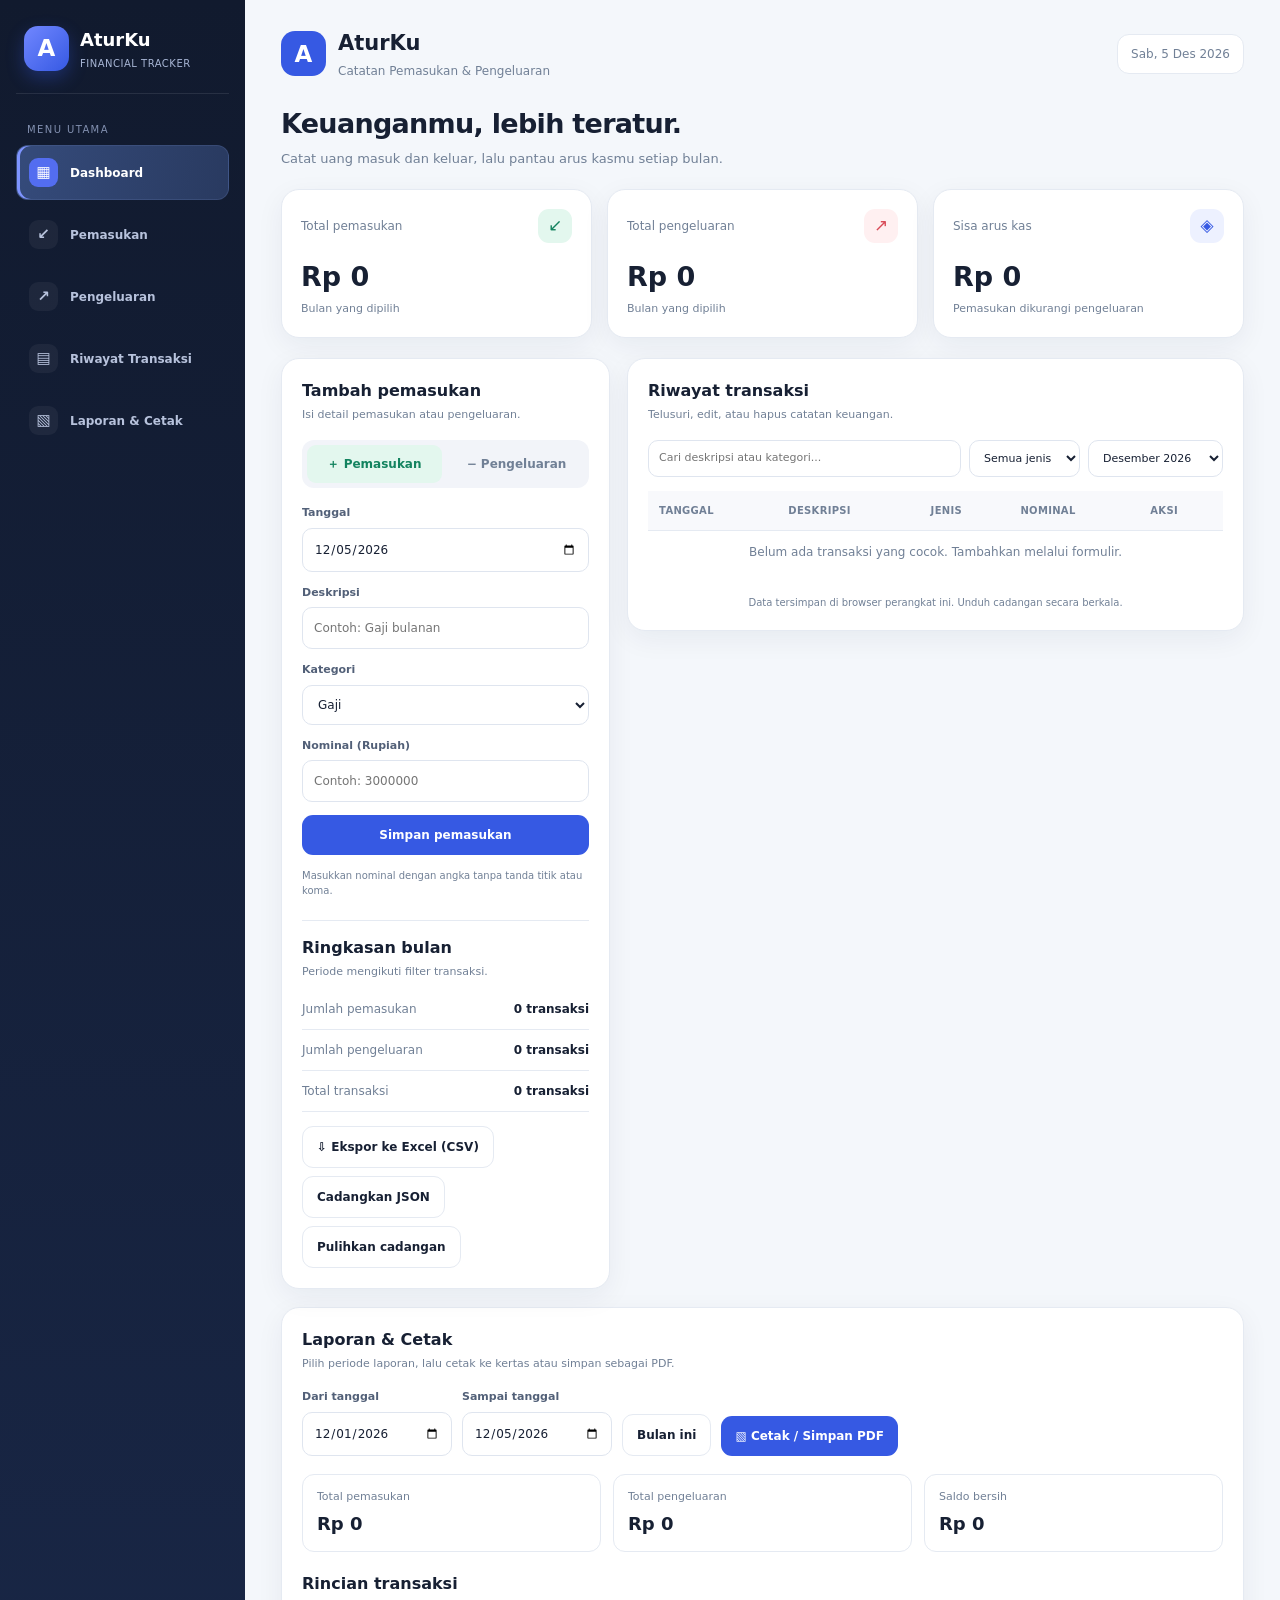
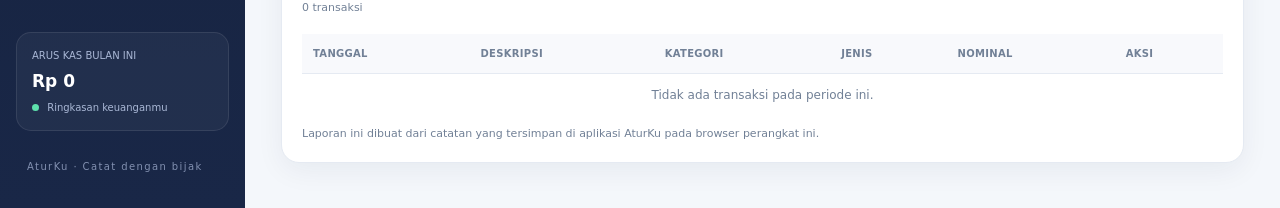
<file: index.html>
<!DOCTYPE html>
<html lang="id">
 <!-- BAGIAN HEAD: metadata halaman, judul tab browser, dan tautan file CSS. -->
 <head>
  <!-- Encoding UTF-8 membantu karakter Bahasa Indonesia dan simbol tampil dengan benar. -->
  <meta charset="utf-8"/>
  <!-- Membuat lebar halaman menyesuaikan ukuran layar, termasuk ponsel. -->
  <meta content="width=device-width, initial-scale=1" name="viewport"/>
  <!-- Judul yang ditampilkan pada tab browser. -->
  <title>
   AturKu &mdash; Pemasukan &amp; Pengeluaran
  </title>
  <!-- Menghubungkan file desain style.css. Simpan file ini satu folder dengan index.html. -->
  <link href="style.css" rel="stylesheet"/>
 </head>
 <!-- BAGIAN BODY: seluruh konten yang terlihat dan digunakan pengguna. -->
 <body>
  <!-- Pembungkus utama aplikasi; class app diatur oleh CSS untuk membagi sidebar dan konten. -->
  <div class="app">
   <!-- SIDEBAR: menu navigasi dan ringkasan arus kas. -->
   <aside class="sidebar">
    <!-- Identitas aplikasi: logo, nama AturKu, dan keterangan aplikasi. -->
    <div class="side-brand">
     <div class="logo">
      A
     </div>
     <div>
      <h1>
       AturKu
      </h1>
      <p>
       FINANCIAL TRACKER
      </p>
     </div>
    </div>
    <div>
     <div class="side-label">
      MENU UTAMA
     </div>
     <!-- Menu navigasi. Atribut onclick memanggil fungsi JavaScript untuk berpindah bagian. -->
     <nav class="side-nav">
      <!-- Menu Dashboard mengarahkan pengguna ke bagian overview. -->
      <button class="active" onclick="focusSection('overview',this)" type="button">
       <span class="nav-icon">
        ▦
       </span>
       Dashboard
      </button>
      <button onclick="focusSection('formPanel',this)" type="button">
       <span class="nav-icon">
        &swarrow;
       </span>
       Pemasukan
      </button>
      <button onclick="focusSection('formPanel',this);setType('expense')" type="button">
       <span class="nav-icon">
        &nearrow;
       </span>
       Pengeluaran
      </button>
      <button onclick="focusSection('historyPanel',this)" type="button">
       <span class="nav-icon">
        ▤
       </span>
       Riwayat Transaksi
      </button>
      <button onclick="focusSection('reportPanel',this);renderReport()" type="button">
       <span class="nav-icon">
        ▧
       </span>
       Laporan &amp; Cetak
      </button>
     </nav>
    </div>
    <!-- Ringkasan saldo di sidebar. Nilai id="sideBalance" diperbarui oleh JavaScript. -->
    <div class="side-summary">
     <div class="mini-label">
      ARUS KAS BULAN INI
     </div>
     <strong id="sideBalance">
      Rp0
     </strong>
     <p>
      <span class="side-dot">
      </span>
      Ringkasan keuanganmu
     </p>
    </div>
    <div class="side-label">
     AturKu &middot; Catat dengan bijak
    </div>
   </aside>
   <!-- AREA KONTEN UTAMA: dashboard, formulir, riwayat transaksi, dan laporan. -->
   <div class="main-content">
    <!-- HEADER: nama aplikasi dan tanggal hari ini; tanggal diisi oleh JavaScript. -->
    <header class="header">
     <div class="brand">
      <div class="logo">
       A
      </div>
      <div>
       <h1>
        AturKu
       </h1>
       <p>
        Catatan Pemasukan &amp; Pengeluaran
       </p>
      </div>
     </div>
     <div class="date" id="dateLabel">
     </div>
    </header>
    <!-- DASHBOARD INTRO: judul sambutan. id="overview" menjadi target menu Dashboard. -->
    <section class="welcome" id="overview">
     <h2>
      Keuanganmu, lebih teratur.
     </h2>
     <p>
      Catat uang masuk dan keluar, lalu pantau arus kasmu setiap bulan.
     </p>
    </section>
    <!-- KARTU RINGKASAN: total pemasukan, total pengeluaran, dan sisa arus kas. -->
    <section class="stats">
     <div class="card stat">
      <div class="stat-top">
       <span>
        Total pemasukan
       </span>
       <span class="icon green">
        &swarrow;
       </span>
      </div>
      <div>
       <div class="value" id="totalIncome">
        Rp0
       </div>
       <div class="sub">
        Bulan yang dipilih
       </div>
      </div>
     </div>
     <div class="card stat">
      <div class="stat-top">
       <span>
        Total pengeluaran
       </span>
       <span class="icon red">
        &nearrow;
       </span>
      </div>
      <div>
       <div class="value" id="totalExpense">
        Rp0
       </div>
       <div class="sub">
        Bulan yang dipilih
       </div>
      </div>
     </div>
     <div class="card stat">
      <div class="stat-top">
       <span>
        Sisa arus kas
       </span>
       <span class="icon">
        ◈
       </span>
      </div>
      <div>
       <div class="value" id="netBalance">
        Rp0
       </div>
       <div class="sub">
        Pemasukan dikurangi pengeluaran
       </div>
      </div>
     </div>
    </section>
    <!-- AREA TRANSAKSI: membagi tampilan formulir dan riwayat transaksi. -->
    <section class="layout">
     <!-- FORMULIR TRANSAKSI: tempat menambah atau mengedit pemasukan dan pengeluaran. -->
     <div class="panel" id="formPanel">
      <div class="panel-head">
       <div>
        <h3 id="formHeading">
         Tambah transaksi
        </h3>
        <p>
         Isi detail pemasukan atau pengeluaran.
        </p>
       </div>
      </div>
      <!-- Tombol pilihan jenis transaksi. onclick memanggil setType() untuk mengganti jenis. -->
      <div class="tabs">
       <button class="tab active income" id="incomeTab" onclick="setType('income')" type="button">
        ＋ Pemasukan
       </button>
       <button class="tab expense" id="expenseTab" onclick="setType('expense')" type="button">
        &minus; Pengeluaran
       </button>
      </div>
      <!-- Formulir transaksi. Atribut required membuat kolom wajib diisi. -->
      <form class="form" id="transactionForm">
       <div class="field">
        <label for="date">
         Tanggal
        </label>
        <!-- Tanggal transaksi. type="date" menampilkan pemilih tanggal browser. -->
        <input id="date" required="" type="date"/>
       </div>
       <div class="field">
        <label for="description">
         Deskripsi
        </label>
        <!-- Deskripsi transaksi. maxlength="100" membatasi teks hingga 100 karakter. -->
        <input id="description" maxlength="100" placeholder="Contoh: Gaji bulanan" required=""/>
       </div>
       <div class="field">
        <label for="category">
         Kategori
        </label>
        <!-- Daftar kategori; pilihan diisi oleh JavaScript sesuai jenis transaksi. -->
        <select id="category" required="">
        </select>
       </div>
       <div class="field">
        <label for="amount">
         Nominal (Rupiah)
        </label>
        <!-- Nominal transaksi. type="number" menerima angka dan min="1" mencegah nilai nol/negatif. -->
        <input id="amount" min="1" placeholder="Contoh: 3000000" required="" step="1" type="number"/>
       </div>
       <!-- Tombol submit untuk menyimpan transaksi; prosesnya ditangani JavaScript. -->
       <button class="btn primary full" id="saveButton" type="submit">
        Simpan pemasukan
       </button>
       <!-- Tombol membatalkan mode edit; awalnya disembunyikan dengan style display:none. -->
       <button class="btn light full" id="cancelEdit" onclick="cancelEdit()" style="display:none" type="button">
        Batalkan edit
       </button>
       <p class="note">
        Masukkan nominal dengan angka tanpa tanda titik atau koma.
       </p>
      </form>
      <!-- Ringkasan jumlah transaksi berdasarkan periode filter. -->
      <div class="summary">
       <div class="panel-head" style="margin-bottom:8px">
        <div>
         <h3>
          Ringkasan bulan
         </h3>
         <p>
          Periode mengikuti filter transaksi.
         </p>
        </div>
       </div>
       <div class="summary-row">
        <span>
         Jumlah pemasukan
        </span>
        <strong id="countIncome">
         0 transaksi
        </strong>
       </div>
       <div class="summary-row">
        <span>
         Jumlah pengeluaran
        </span>
        <strong id="countExpense">
         0 transaksi
        </strong>
       </div>
       <div class="summary-row">
        <span>
         Total transaksi
        </span>
        <strong id="countAll">
         0 transaksi
        </strong>
       </div>
       <!-- Tombol ekspor CSV, membuat cadangan JSON, dan memulihkan cadangan. -->
       <div class="bottom">
        <!-- Memanggil fungsi untuk mengunduh transaksi sebagai file CSV. -->
        <button class="btn light" onclick="exportCSV()" type="button">
         ⇩ Ekspor ke Excel (CSV)
        </button>
        <!-- Memanggil fungsi untuk mengunduh cadangan berformat JSON. -->
        <button class="btn light" onclick="backupJSON()" type="button">
         Cadangkan JSON
        </button>
        <button class="btn light" onclick="$('restoreFile').click()" type="button">
         Pulihkan cadangan
        </button>
        <!-- Input file cadangan JSON. onchange memanggil fungsi restoreJSON(). -->
        <input accept=".json,application/json" hidden="" id="restoreFile" onchange="restoreJSON(event)" type="file"/>
       </div>
      </div>
     </div>
     <!-- RIWAYAT TRANSAKSI: pencarian, filter, dan tabel catatan keuangan. -->
     <div class="panel" id="historyPanel">
      <div class="panel-head">
       <div>
        <h3>
         Riwayat transaksi
        </h3>
        <p>
         Telusuri, edit, atau hapus catatan keuangan.
        </p>
       </div>
      </div>
      <!-- Kontrol filter riwayat: pencarian teks, jenis transaksi, dan bulan. -->
      <div class="filters">
       <input id="search" oninput="render()" placeholder="Cari deskripsi atau kategori..."/>
       <select id="typeFilter" onchange="render()">
        <option value="all">
         Semua jenis
        </option>
        <option value="income">
         Pemasukan
        </option>
        <option value="expense">
         Pengeluaran
        </option>
       </select>
       <select id="monthFilter" onchange="render()">
       </select>
      </div>
      <!-- Pembungkus tabel agar tabel dapat digeser horizontal pada layar sempit. -->
      <div class="table-wrap">
       <table class="table">
        <thead>
         <tr>
          <th>
           TANGGAL
          </th>
          <th>
           DESKRIPSI
          </th>
          <th>
           JENIS
          </th>
          <th>
           NOMINAL
          </th>
          <th>
           AKSI
          </th>
         </tr>
        </thead>
        <tbody id="transactionRows">
        </tbody>
       </table>
      </div>
      <div class="footer">
       Data tersimpan di browser perangkat ini. Unduh cadangan secara berkala.
      </div>
     </div>
    </section>
    <!-- LAPORAN DAN CETAK: ringkasan periode serta rincian transaksi untuk dicetak atau disimpan ke PDF. -->
    <section class="panel report-panel" id="reportPanel">
     <!-- Judul laporan yang ditampilkan saat mencetak; tampilannya diatur CSS. -->
     <div class="report-title">
      <h1>
       AturKu &mdash; Laporan Keuangan
      </h1>
      <p id="printPeriod">
      </p>
      <p>
       Ringkasan pemasukan, pengeluaran, dan riwayat transaksi.
      </p>
     </div>
     <div class="panel-head no-print">
      <div>
       <h3>
        Laporan &amp; Cetak
       </h3>
       <p>
        Pilih periode laporan, lalu cetak ke kertas atau simpan sebagai PDF.
       </p>
      </div>
     </div>
     <!-- Pemilih periode dan tombol cetak. Class no-print menyembunyikan kontrol saat dicetak. -->
     <div class="report-controls no-print">
      <div class="field">
       <label for="reportFrom">
        Dari tanggal
       </label>
       <input id="reportFrom" onchange="renderReport()" type="date"/>
      </div>
      <div class="field">
       <label for="reportTo">
        Sampai tanggal
       </label>
       <input id="reportTo" onchange="renderReport()" type="date"/>
      </div>
      <button class="btn light" onclick="setReportMonth()" type="button">
       Bulan ini
      </button>
      <!-- Membuka dialog cetak browser; pilih printer atau Simpan sebagai PDF. -->
      <button class="btn primary" onclick="renderReport();window.print()" type="button">
       ▧ Cetak / Simpan PDF
      </button>
     </div>
     <!-- Ringkasan pemasukan, pengeluaran, dan saldo bersih untuk periode laporan. -->
     <div class="report-stats">
      <div class="report-stat">
       <span>
        Total pemasukan
       </span>
       <strong id="reportIncome">
        Rp0
       </strong>
      </div>
      <div class="report-stat">
       <span>
        Total pengeluaran
       </span>
       <strong id="reportExpense">
        Rp0
       </strong>
      </div>
      <div class="report-stat">
       <span>
        Saldo bersih
       </span>
       <strong id="reportBalance">
        Rp0
       </strong>
      </div>
     </div>
     <div class="panel-head">
      <div>
       <h3>
        Rincian transaksi
       </h3>
       <p id="reportCount">
        0 transaksi
       </p>
      </div>
     </div>
     <div class="table-wrap">
      <!-- Tabel rincian laporan. Baris transaksi dibuat secara dinamis oleh JavaScript. -->
      <table class="table report-table">
       <thead>
        <tr>
         <th>
          TANGGAL
         </th>
         <th>
          DESKRIPSI
         </th>
         <th>
          KATEGORI
         </th>
         <th>
          JENIS
         </th>
         <th>
          NOMINAL
         </th>
         <th class="no-print">
          AKSI
         </th>
        </tr>
       </thead>
       <tbody id="reportRows">
       </tbody>
      </table>
     </div>
     <p class="report-note">
      Laporan ini dibuat dari catatan yang tersimpan di aplikasi AturKu pada browser perangkat ini.
     </p>
     <!-- Bagian tanda tangan dan tanggal cetak. -->
     <div class="report-footer">
      <p>
       Disiapkan oleh: __________________________
      </p>
      <p>
       Tanggal cetak:
       <span id="printDate">
       </span>
      </p>
     </div>
    </section>
   </div>
  </div>
  <!-- Notifikasi singkat setelah tindakan seperti menyimpan atau menghapus transaksi. -->
  <div class="toast" id="toast">
  </div>
  <!-- Menghubungkan logika aplikasi dari script.js. Atribut defer menunggu HTML selesai diparsing. -->
  <script defer="" src="script.js">
  </script>
 </body>
</html>
</file>
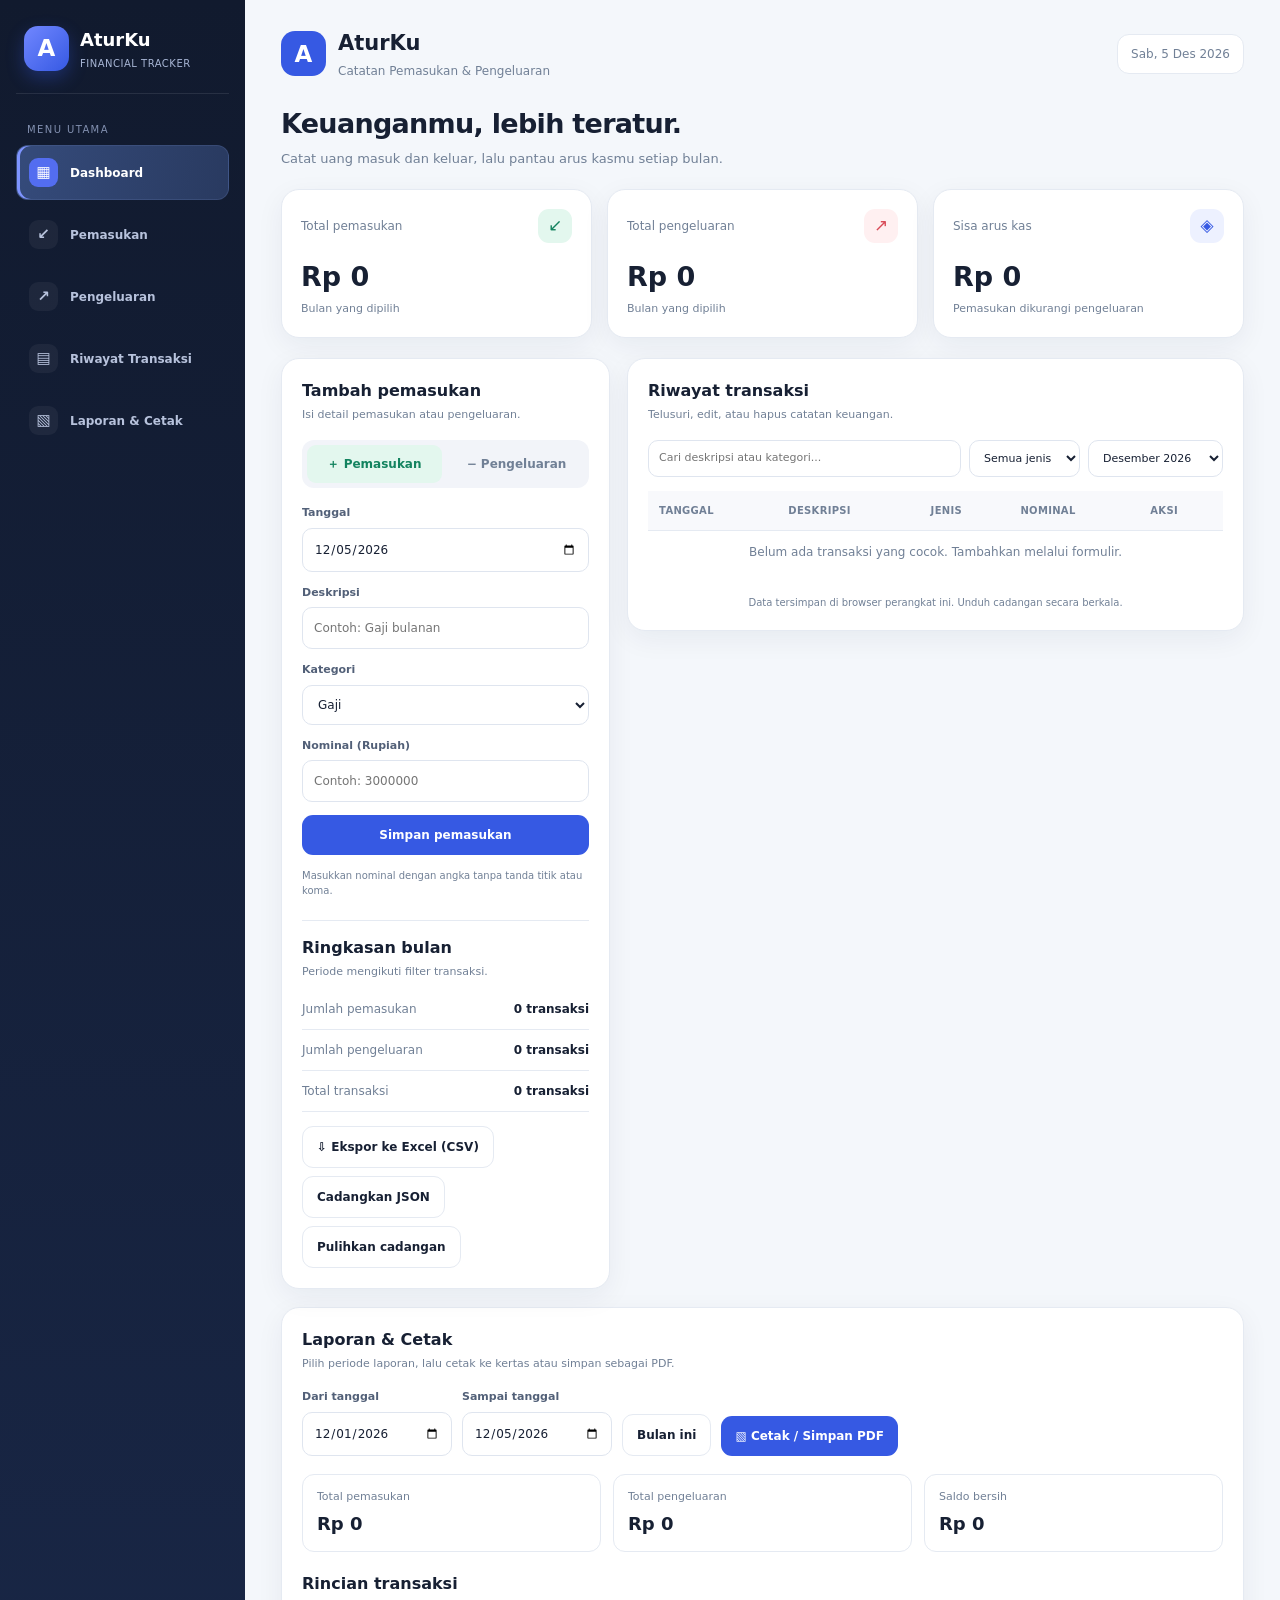
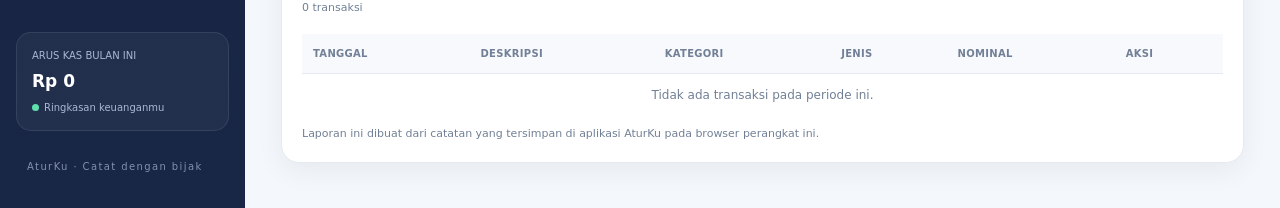
<file: PROGRAM PEMASUKAN DAN PENGELUARAN FINAL.html>
<!DOCTYPE html>
<html lang="id">
<head>
<meta charset="UTF-8"><meta name="viewport" content="width=device-width, initial-scale=1">
<title>AturKu — Pemasukan & Pengeluaran</title>
<style>
:root{--bg:#f4f7fb;--ink:#172033;--muted:#718096;--line:#e5eaf2;--blue:#3659e3;--green:#13835f;--red:#d94b58;--shadow:0 8px 28px #192a4b0f}*{box-sizing:border-box}body{margin:0;background:var(--bg);color:var(--ink);font:14px/1.5 system-ui,-apple-system,"Segoe UI",sans-serif}button,input,select{font:inherit}button{cursor:pointer}.app{max-width:1450px;margin:auto;display:grid;grid-template-columns:245px minmax(0,1fr);min-height:100vh;padding:0}.sidebar{background:linear-gradient(180deg,#111a2e 0%,#192747 100%);color:#eaf0ff;padding:26px 16px;display:flex;flex-direction:column;gap:28px}.side-brand{display:flex;align-items:center;gap:11px;padding:0 8px 22px;border-bottom:1px solid #ffffff18}.side-brand .logo{flex-shrink:0;background:linear-gradient(135deg,#7187ff,#3659e3);box-shadow:0 7px 18px #3659e355}.side-brand h1{margin:0;font-size:18px;color:#fff}.side-brand p{margin:3px 0 0;color:#a8b6d5;font-size:10px;letter-spacing:.5px}.side-label{font-size:10px;letter-spacing:1.4px;color:#8290b0;padding:0 11px;margin-bottom:8px}.side-nav{display:grid;gap:7px}.side-nav button{display:flex;align-items:center;gap:12px;width:100%;border:1px solid transparent;border-radius:12px;padding:12px;color:#b7c2dc;background:transparent;text-align:left;font-size:12px;font-weight:650;transition:.18s}.side-nav button .nav-icon{display:grid;place-items:center;width:29px;height:29px;border-radius:9px;background:#ffffff0d;font-size:15px}.side-nav button:hover{background:#ffffff0b;color:#fff}.side-nav button.active{background:linear-gradient(100deg,#354b7b,#293a60);border-color:#6075a944;color:#fff;box-shadow:inset 3px 0 #7e94ff}.side-nav button.active .nav-icon{background:#536df0;color:#fff}.side-summary{margin-top:auto;background:#ffffff0b;border:1px solid #ffffff17;border-radius:15px;padding:15px}.side-summary .mini-label{font-size:10px;color:#aab8d6}.side-summary strong{display:block;font-size:17px;color:#fff;margin:6px 0}.side-summary p{font-size:10px;color:#aab8d6;margin:0}.side-dot{display:inline-block;width:7px;height:7px;border-radius:50%;background:#5de0ac;margin-right:5px}.main-content{min-width:0;padding:28px clamp(16px,3vw,36px) 45px}.header{display:flex;justify-content:space-between;align-items:center;margin-bottom:24px;gap:12px}.brand{display:flex;align-items:center;gap:12px}.logo{width:45px;height:45px;border-radius:14px;background:var(--blue);color:white;display:grid;place-items:center;font-size:23px;font-weight:800}.brand h1{margin:0;font-size:21px}.brand p,.welcome p{margin:2px 0 0;color:var(--muted);font-size:12px}.date{padding:10px 13px;background:white;border:1px solid var(--line);border-radius:12px;color:var(--muted);font-size:12px}.welcome{margin-bottom:20px}.welcome h2{font-size:27px;margin:0 0 5px;letter-spacing:-.7px}.welcome p{font-size:13px}.stats{display:grid;grid-template-columns:repeat(3,minmax(0,1fr));gap:15px;margin-bottom:20px}.card,.panel{background:white;border:1px solid var(--line);border-radius:18px;box-shadow:var(--shadow)}.stat{padding:19px}.stat-top{display:flex;justify-content:space-between;align-items:center;color:var(--muted);font-size:12px}.icon{width:34px;height:34px;border-radius:11px;background:#edf1ff;color:var(--blue);display:grid;place-items:center;font-size:17px}.icon.green{background:#e3f7ee;color:var(--green)}.icon.red{background:#fff0f1;color:var(--red)}.value{font-size:clamp(20px,2.4vw,27px);font-weight:800;margin:14px 0 4px;overflow-wrap:anywhere}.sub{font-size:11px;color:var(--muted)}.layout{display:grid;grid-template-columns:minmax(280px,.8fr) minmax(0,1.5fr);gap:17px;align-items:start}.panel{padding:20px;min-width:0}.panel-head{display:flex;justify-content:space-between;gap:12px;margin-bottom:17px}.panel-head h3{font-size:16px;margin:0}.panel-head p{font-size:11px;color:var(--muted);margin:4px 0 0}.tabs{display:grid;grid-template-columns:1fr 1fr;gap:7px;background:#f2f4f9;padding:5px;border-radius:12px;margin-bottom:17px}.tab{border:0;background:transparent;color:var(--muted);padding:10px 7px;border-radius:9px;font-size:12px;font-weight:750}.tab.active.income{background:#e3f7ee;color:var(--green)}.tab.active.expense{background:#fff0f1;color:var(--red)}.form{display:grid;gap:13px}.field{display:grid;gap:6px}.field label{font-size:11px;font-weight:750;color:#526078}.field input,.field select,.filters input,.filters select{width:100%;border:1px solid #dfe5ef;background:#fff;padding:11px;border-radius:10px;outline:none;color:var(--ink);font-size:12px}.field input:focus,.field select:focus{border-color:#7187f3;box-shadow:0 0 0 3px #eef1ff}.btn{border:0;border-radius:11px;padding:11px 14px;font-weight:750;font-size:12px;display:inline-flex;align-items:center;justify-content:center;gap:7px}.primary{background:var(--blue);color:white}.light{background:white;border:1px solid var(--line);color:var(--ink)}.danger{background:#fff0f1;color:var(--red)}.full{width:100%}.note{font-size:10px;color:var(--muted);margin:0}.summary{border-top:1px solid var(--line);margin-top:22px;padding-top:15px}.summary-row{display:flex;justify-content:space-between;gap:12px;padding:11px 0;border-bottom:1px solid var(--line);font-size:12px}.summary-row span{color:var(--muted)}.filters{display:flex;flex-wrap:wrap;gap:8px;margin-bottom:14px}.filters input{flex:1;min-width:140px}.filters input,.filters select{width:auto;padding:9px 10px;font-size:11px}.table-wrap{overflow-x:auto}.table{border-collapse:collapse;width:100%;font-size:12px;white-space:nowrap}.table th{text-align:left;color:var(--muted);font-size:10px;letter-spacing:.3px;background:#f8f9fc}.table th,.table td{padding:12px 11px;border-bottom:1px solid var(--line)}.table tr:last-child td{border-bottom:0}.pill{display:inline-flex;padding:4px 8px;border-radius:99px;font-size:10px;font-weight:750}.pill.income{background:#e3f7ee;color:var(--green)}.pill.expense{background:#fff0f1;color:var(--red)}.amount.income{color:var(--green);font-weight:750}.amount.expense{color:var(--red);font-weight:750}.desc{font-weight:750}.category{color:var(--muted);font-size:10px;margin-top:2px}.empty{text-align:center;padding:35px 12px;color:var(--muted);font-size:12px}.actions{display:flex;gap:5px}.small{padding:6px 8px;font-size:10px;border-radius:8px}.bottom{display:flex;flex-wrap:wrap;gap:8px;margin-top:14px}.footer{text-align:center;font-size:10px;color:var(--muted);margin-top:22px}.toast{position:fixed;bottom:20px;right:20px;background:#172033;color:white;padding:12px 16px;border-radius:11px;font-size:12px;opacity:0;transform:translateY(8px);transition:.2s;pointer-events:none}.toast.show{opacity:1;transform:translateY(0)}.report-panel{margin-top:18px}.report-controls{display:flex;align-items:end;flex-wrap:wrap;gap:10px;margin-bottom:18px}.report-controls .field{min-width:150px}.report-title{display:none}.report-stats{display:grid;grid-template-columns:repeat(3,minmax(0,1fr));gap:12px;margin:14px 0 20px}.report-stat{border:1px solid var(--line);border-radius:12px;padding:14px}.report-stat span{display:block;color:var(--muted);font-size:11px}.report-stat strong{display:block;font-size:18px;margin-top:5px;overflow-wrap:anywhere}.report-note{color:var(--muted);font-size:11px;margin:10px 0 0}@media print{ @page{size:A4 portrait;margin:14mm} body{background:#fff!important;color:#111!important;font-size:10pt}.app{display:block!important;max-width:none!important;min-height:0!important}.sidebar,.header,.welcome,.stats,.layout,.toast,.no-print{display:none!important}.main-content{padding:0!important;margin:0!important}.report-panel{display:block!important;margin:0!important;padding:0!important;border:0!important;border-radius:0!important;box-shadow:none!important}.report-title{display:block!important;margin:0 0 18px!important}.report-title h1{font-size:20pt;margin:0 0 4px}.report-title p{font-size:9pt;margin:3px 0}.report-stats{grid-template-columns:repeat(3,1fr);gap:8px;margin:16px 0}.report-stat{border:1px solid #bbb!important;padding:10px;border-radius:0}.report-stat span{color:#444!important;font-size:9pt}.report-stat strong{font-size:12pt}.table-wrap{overflow:visible!important}.table{width:100%!important;white-space:normal!important;font-size:9pt!important;border-collapse:collapse!important}.table th{background:#eee!important;color:#111!important;-webkit-print-color-adjust:exact;print-color-adjust:exact}.table th,.table td{padding:7px 6px!important;border:1px solid #bbb!important;color:#111!important}.table th:last-child,.table td:last-child{display:none!important}.pill,.amount.income,.amount.expense{background:transparent!important;color:#111!important}.report-note{color:#333!important}.report-controls{display:none!important}.report-panel .panel-head{display:none!important}.report-table tr{break-inside:avoid}.report-footer{display:block!important;margin-top:24px;font-size:9pt}.report-footer p{margin:3px 0}}.report-footer{display:none}@media(max-width:1000px){.app{grid-template-columns:210px minmax(0,1fr)}.sidebar{padding:22px 12px}.main-content{padding:22px 17px 35px}.layout{grid-template-columns:1fr}}@media(max-width:680px){.app{display:block}.sidebar{position:relative;padding:13px;gap:12px}.side-brand{padding:0 4px 12px;border-bottom:0}.side-brand .logo{width:36px;height:36px}.side-brand h1{font-size:16px}.side-brand p{font-size:9px}.side-label{display:none}.side-nav{display:flex;overflow-x:auto;gap:5px}.side-nav button{width:auto;white-space:nowrap;padding:8px 10px;font-size:10px;gap:7px}.side-nav button .nav-icon{width:24px;height:24px;font-size:12px}.side-summary{display:none}.main-content{padding:18px 12px 30px}}@media(max-width:520px){.date{display:none}.welcome h2{font-size:23px}.stats{grid-template-columns:1fr}.stat{display:flex;align-items:center;gap:12px}.stat-top{flex:1}.icon{order:-1}.value{margin:0;font-size:17px}.sub{display:none}.filters input{min-width:100%}}
</style></head>
<body><div class="app">
<aside class="sidebar">
 <div class="side-brand"><div class="logo">A</div><div><h1>AturKu</h1><p>FINANCIAL TRACKER</p></div></div>
 <div><div class="side-label">MENU UTAMA</div><nav class="side-nav">
  <button class="active" type="button" onclick="focusSection('overview',this)"><span class="nav-icon">▦</span>Dashboard</button>
  <button type="button" onclick="focusSection('formPanel',this)"><span class="nav-icon">↙</span>Pemasukan</button>
  <button type="button" onclick="focusSection('formPanel',this);setType('expense')"><span class="nav-icon">↗</span>Pengeluaran</button>
  <button type="button" onclick="focusSection('historyPanel',this)"><span class="nav-icon">▤</span>Riwayat Transaksi</button>
  <button type="button" onclick="focusSection('reportPanel',this);renderReport()"><span class="nav-icon">▧</span>Laporan & Cetak</button>
 </nav></div>
 <div class="side-summary"><div class="mini-label">ARUS KAS BULAN INI</div><strong id="sideBalance">Rp0</strong><p><span class="side-dot"></span>Ringkasan keuanganmu</p></div>
 <div class="side-label">AturKu · Catat dengan bijak</div>
</aside>
<div class="main-content">
<header class="header"><div class="brand"><div class="logo">A</div><div><h1>AturKu</h1><p>Catatan Pemasukan & Pengeluaran</p></div></div><div class="date" id="dateLabel"></div></header>
<section class="welcome" id="overview"><h2>Keuanganmu, lebih teratur.</h2><p>Catat uang masuk dan keluar, lalu pantau arus kasmu setiap bulan.</p></section>
<section class="stats">
<div class="card stat"><div class="stat-top"><span>Total pemasukan</span><span class="icon green">↙</span></div><div><div class="value" id="totalIncome">Rp0</div><div class="sub">Bulan yang dipilih</div></div></div>
<div class="card stat"><div class="stat-top"><span>Total pengeluaran</span><span class="icon red">↗</span></div><div><div class="value" id="totalExpense">Rp0</div><div class="sub">Bulan yang dipilih</div></div></div>
<div class="card stat"><div class="stat-top"><span>Sisa arus kas</span><span class="icon">◈</span></div><div><div class="value" id="netBalance">Rp0</div><div class="sub">Pemasukan dikurangi pengeluaran</div></div></div></section>
<section class="layout"><div class="panel" id="formPanel">
<div class="panel-head"><div><h3 id="formHeading">Tambah transaksi</h3><p>Isi detail pemasukan atau pengeluaran.</p></div></div>
<div class="tabs"><button type="button" class="tab active income" id="incomeTab" onclick="setType('income')">＋ Pemasukan</button><button type="button" class="tab expense" id="expenseTab" onclick="setType('expense')">− Pengeluaran</button></div>
<form id="transactionForm" class="form"><div class="field"><label for="date">Tanggal</label><input type="date" id="date" required></div><div class="field"><label for="description">Deskripsi</label><input id="description" maxlength="100" placeholder="Contoh: Gaji bulanan" required></div><div class="field"><label for="category">Kategori</label><select id="category" required></select></div><div class="field"><label for="amount">Nominal (Rupiah)</label><input id="amount" type="number" min="1" step="1" placeholder="Contoh: 3000000" required></div><button class="btn primary full" id="saveButton" type="submit">Simpan pemasukan</button><button class="btn light full" id="cancelEdit" type="button" style="display:none" onclick="cancelEdit()">Batalkan edit</button><p class="note">Masukkan nominal dengan angka tanpa tanda titik atau koma.</p></form>
<div class="summary"><div class="panel-head" style="margin-bottom:8px"><div><h3>Ringkasan bulan</h3><p>Periode mengikuti filter transaksi.</p></div></div><div class="summary-row"><span>Jumlah pemasukan</span><strong id="countIncome">0 transaksi</strong></div><div class="summary-row"><span>Jumlah pengeluaran</span><strong id="countExpense">0 transaksi</strong></div><div class="summary-row"><span>Total transaksi</span><strong id="countAll">0 transaksi</strong></div><div class="bottom"><button class="btn light" type="button" onclick="exportCSV()">⇩ Ekspor ke Excel (CSV)</button><button class="btn light" type="button" onclick="backupJSON()">Cadangkan JSON</button><button class="btn light" type="button" onclick="$('restoreFile').click()">Pulihkan cadangan</button><input type="file" id="restoreFile" accept=".json,application/json" hidden onchange="restoreJSON(event)"></div></div></div>
<div class="panel" id="historyPanel"><div class="panel-head"><div><h3>Riwayat transaksi</h3><p>Telusuri, edit, atau hapus catatan keuangan.</p></div></div><div class="filters"><input id="search" placeholder="Cari deskripsi atau kategori..." oninput="render()"><select id="typeFilter" onchange="render()"><option value="all">Semua jenis</option><option value="income">Pemasukan</option><option value="expense">Pengeluaran</option></select><select id="monthFilter" onchange="render()"></select></div><div class="table-wrap"><table class="table"><thead><tr><th>TANGGAL</th><th>DESKRIPSI</th><th>JENIS</th><th>NOMINAL</th><th>AKSI</th></tr></thead><tbody id="transactionRows"></tbody></table></div><div class="footer">Data tersimpan di browser perangkat ini. Unduh cadangan secara berkala.</div></div></section>
<section class="panel report-panel" id="reportPanel"><div class="report-title"><h1>AturKu — Laporan Keuangan</h1><p id="printPeriod"></p><p>Ringkasan pemasukan, pengeluaran, dan riwayat transaksi.</p></div><div class="panel-head no-print"><div><h3>Laporan & Cetak</h3><p>Pilih periode laporan, lalu cetak ke kertas atau simpan sebagai PDF.</p></div></div><div class="report-controls no-print"><div class="field"><label for="reportFrom">Dari tanggal</label><input id="reportFrom" type="date" onchange="renderReport()"></div><div class="field"><label for="reportTo">Sampai tanggal</label><input id="reportTo" type="date" onchange="renderReport()"></div><button class="btn light" type="button" onclick="setReportMonth()">Bulan ini</button><button class="btn primary" type="button" onclick="renderReport();window.print()">▧ Cetak / Simpan PDF</button></div><div class="report-stats"><div class="report-stat"><span>Total pemasukan</span><strong id="reportIncome">Rp0</strong></div><div class="report-stat"><span>Total pengeluaran</span><strong id="reportExpense">Rp0</strong></div><div class="report-stat"><span>Saldo bersih</span><strong id="reportBalance">Rp0</strong></div></div><div class="panel-head"><div><h3>Rincian transaksi</h3><p id="reportCount">0 transaksi</p></div></div><div class="table-wrap"><table class="table report-table"><thead><tr><th>TANGGAL</th><th>DESKRIPSI</th><th>KATEGORI</th><th>JENIS</th><th>NOMINAL</th><th class="no-print">AKSI</th></tr></thead><tbody id="reportRows"></tbody></table></div><p class="report-note">Laporan ini dibuat dari catatan yang tersimpan di aplikasi AturKu pada browser perangkat ini.</p><div class="report-footer"><p>Disiapkan oleh: __________________________</p><p>Tanggal cetak: <span id="printDate"></span></p></div></section></div></div><div class="toast" id="toast"></div>
<script>
const $=id=>document.getElementById(id),now=new Date(),localISO=d=>`${d.getFullYear()}-${String(d.getMonth()+1).padStart(2,'0')}-${String(d.getDate()).padStart(2,'0')}`,today=localISO(now),thisMonth=today.slice(0,7),STORE='aturku_cashflow_v1';
const money=n=>new Intl.NumberFormat('id-ID',{style:'currency',currency:'IDR',maximumFractionDigits:0}).format(Number(n)||0),safe=s=>String(s??'').replace(/[&<>"']/g,c=>({'&':'&amp;','<':'&lt;','>':'&gt;','"':'&quot;',"'":'&#39;'}[c]));
const categories={income:['Gaji','Penjualan','Bonus','Freelance','Usaha','Hadiah','Lainnya'],expense:['Makanan','Transportasi','Tagihan','Kebutuhan','Kuliah','Kesehatan','Hiburan','Operasional','Belanja','Lainnya']};let transactions=[],type='income',editingId=null;
try{const d=JSON.parse(localStorage.getItem(STORE));if(Array.isArray(d))transactions=d;else if(d&&Array.isArray(d.transactions))transactions=d.transactions}catch(e){}
function persist(){localStorage.setItem(STORE,JSON.stringify(transactions))}function notify(m){const t=$('toast');t.textContent=m;t.classList.add('show');setTimeout(()=>t.classList.remove('show'),2300)}
function setType(v){type=v;$('incomeTab').classList.toggle('active',v==='income');$('expenseTab').classList.toggle('active',v==='expense');$('formHeading').textContent=editingId?'Edit transaksi':v==='income'?'Tambah pemasukan':'Tambah pengeluaran';$('saveButton').textContent=editingId?'Simpan perubahan':v==='income'?'Simpan pemasukan':'Simpan pengeluaran';$('category').innerHTML=categories[v].map(c=>`<option>${c}</option>`).join('')}
function updateMonthOptions(){const el=$('monthFilter'),prev=el.value||thisMonth,months=new Set([thisMonth,...transactions.map(t=>t.date.slice(0,7))]);for(let i=1;i<18;i++)months.add(localISO(new Date(now.getFullYear(),now.getMonth()-i,1)).slice(0,7));const sorted=[...months].sort((a,b)=>b.localeCompare(a));el.innerHTML='<option value="all">Semua bulan</option>'+sorted.map(m=>`<option value="${m}">${new Date(+m.slice(0,4),+m.slice(5)-1,1).toLocaleDateString('id-ID',{month:'long',year:'numeric'})}</option>`).join('');el.value=prev==='all'?'all':sorted.includes(prev)?prev:thisMonth}
function render(){updateMonthOptions();const m=$('monthFilter').value||'all',f=$('typeFilter').value,q=$('search').value.toLowerCase(),base=transactions.filter(t=>m==='all'||t.date.startsWith(m)),inc=base.filter(t=>t.type==='income'),out=base.filter(t=>t.type==='expense'),sum=a=>a.reduce((s,t)=>s+Number(t.amount||0),0),income=sum(inc),expense=sum(out);$('totalIncome').textContent=money(income);$('totalExpense').textContent=money(expense);$('netBalance').textContent=money(income-expense);$('netBalance').style.color=income-expense<0?'var(--red)':'var(--ink)';$('sideBalance').textContent=money(income-expense);$('countIncome').textContent=inc.length+' transaksi';$('countExpense').textContent=out.length+' transaksi';$('countAll').textContent=base.length+' transaksi';const rows=base.filter(t=>(f==='all'||t.type===f)&&(t.description+' '+t.category).toLowerCase().includes(q)).sort((a,b)=>b.date.localeCompare(a.date)||b.id.localeCompare(a.id));$('transactionRows').innerHTML=rows.length?rows.map(t=>`<tr><td>${safe(t.date)}</td><td><div class="desc">${safe(t.description)}</div><div class="category">${safe(t.category)}</div></td><td><span class="pill ${t.type}">${t.type==='income'?'Pemasukan':'Pengeluaran'}</span></td><td class="amount ${t.type}">${t.type==='income'?'+':'−'}${money(t.amount)}</td><td><div class="actions"><button class="btn light small" onclick="editTransaction('${t.id}')">Edit</button><button class="btn danger small" onclick="deleteTransaction('${t.id}')">Hapus</button></div></td></tr>`).join(''):'<tr><td colspan="5" class="empty">Belum ada transaksi yang cocok. Tambahkan melalui formulir.</td></tr>'}

function setReportMonth(){const d=new Date(),start=new Date(d.getFullYear(),d.getMonth(),1);$('reportFrom').value=localISO(start);$('reportTo').value=today;renderReport()}
function renderReport(){const from=$('reportFrom').value||'0000-01-01',to=$('reportTo').value||'9999-12-31';const rows=transactions.filter(t=>t.date>=from&&t.date<=to).slice().sort((a,b)=>a.date.localeCompare(b.date)||a.id.localeCompare(b.id));const inc=rows.filter(t=>t.type==='income').reduce((s,t)=>s+Number(t.amount||0),0),out=rows.filter(t=>t.type==='expense').reduce((s,t)=>s+Number(t.amount||0),0);$('reportIncome').textContent=money(inc);$('reportExpense').textContent=money(out);$('reportBalance').textContent=money(inc-out);$('reportBalance').style.color=inc-out<0?'var(--red)':'var(--ink)';$('reportCount').textContent=rows.length+' transaksi';const fmt=d=>d?new Date(d+'T00:00:00').toLocaleDateString('id-ID',{day:'2-digit',month:'short',year:'numeric'}):'—';$('printPeriod').textContent='Periode: '+fmt($('reportFrom').value)+' sampai '+fmt($('reportTo').value);$('printDate').textContent=new Date().toLocaleDateString('id-ID',{day:'2-digit',month:'long',year:'numeric'});$('reportRows').innerHTML=rows.length?rows.map(t=>`<tr><td>${safe(t.date)}</td><td><div class="desc">${safe(t.description)}</div></td><td>${safe(t.category)}</td><td>${t.type==='income'?'Pemasukan':'Pengeluaran'}</td><td class="amount ${t.type}">${t.type==='income'?'+':'−'}${money(t.amount)}</td><td class="no-print"><button class="btn light small" onclick="editTransaction('${t.id}')">Edit</button></td></tr>`).join(''):'<tr><td colspan="6" class="empty">Tidak ada transaksi pada periode ini.</td></tr>'}
function focusSection(id,button){document.querySelectorAll('.side-nav button').forEach(b=>b.classList.toggle('active',b===button));const target=$(id);if(target)target.scrollIntoView({behavior:'smooth',block:'start'});if(button&&button.textContent.includes('Pemasukan'))setType('income')}
function resetForm(){$('transactionForm').reset();$('date').value=today;$('cancelEdit').style.display='none';editingId=null;setType('income')}
$('transactionForm').addEventListener('submit',e=>{e.preventDefault();const description=$('description').value.trim(),amount=Number($('amount').value);if(!description||!Number.isFinite(amount)||amount<=0){notify('Periksa deskripsi dan nominal.');return}const obj={id:editingId||'tx_'+Date.now().toString(36)+Math.random().toString(36).slice(2,7),date:$('date').value,description,category:$('category').value,type,amount};transactions=editingId?transactions.map(t=>t.id===editingId?obj:t):[...transactions,obj];persist();resetForm();render();notify('Transaksi berhasil disimpan.')});
function editTransaction(id){const t=transactions.find(x=>x.id===id);if(!t)return;editingId=id;setType(t.type);$('date').value=t.date;$('description').value=t.description;$('category').value=t.category;$('amount').value=t.amount;$('formHeading').textContent='Edit transaksi';$('saveButton').textContent='Simpan perubahan';$('cancelEdit').style.display='block';document.querySelector('.layout .panel').scrollIntoView({behavior:'smooth',block:'start'})}
function cancelEdit(){resetForm()}function deleteTransaction(id){const t=transactions.find(x=>x.id===id);if(!t||!confirm(`Hapus transaksi "${t.description}"?`))return;transactions=transactions.filter(x=>x.id!==id);if(editingId===id)resetForm();persist();render();notify('Transaksi dihapus.')}
function csvCell(v){return '"'+String(v??'').replace(/"/g,'""')+'"'}function download(name,content,mime){const blob=new Blob(['\ufeff'+content],{type:mime}),url=URL.createObjectURL(blob),a=document.createElement('a');a.href=url;a.download=name;document.body.appendChild(a);a.click();a.remove();setTimeout(()=>URL.revokeObjectURL(url),1000)}
function exportCSV(){const rows=[['Tanggal','Deskripsi','Kategori','Jenis','Nominal (Rp)'],...transactions.slice().sort((a,b)=>a.date.localeCompare(b.date)).map(t=>[t.date,t.description,t.category,t.type==='income'?'Pemasukan':'Pengeluaran',t.amount])];download('aturku-pemasukan-pengeluaran.csv',rows.map(r=>r.map(csvCell).join(',')).join('\r\n'),'text/csv;charset=utf-8');notify('File CSV berhasil dibuat.')}
function backupJSON(){download('aturku-cadangan-'+today+'.json',JSON.stringify({version:1,transactions},null,2),'application/json');notify('Cadangan JSON berhasil dibuat.')}
function restoreJSON(e){const file=e.target.files[0];if(!file)return;const reader=new FileReader();reader.onload=()=>{try{const parsed=JSON.parse(reader.result),arr=Array.isArray(parsed)?parsed:parsed.transactions;if(!Array.isArray(arr)||arr.some(t=>!t.date||!t.description||!['income','expense'].includes(t.type)||!Number.isFinite(Number(t.amount))))throw Error();if(!confirm('Ganti seluruh catatan dengan isi cadangan?'))return;transactions=arr.map(t=>({...t,id:String(t.id||'tx_'+Math.random().toString(36).slice(2)),amount:Number(t.amount)}));persist();render();notify('Cadangan berhasil dipulihkan.')}catch(err){alert('File bukan cadangan AturKu yang valid.')}e.target.value=''};reader.readAsText(file)}
$('dateLabel').textContent=now.toLocaleDateString('id-ID',{weekday:'short',day:'numeric',month:'short',year:'numeric'});$('date').value=today;$('reportFrom').value=localISO(new Date(now.getFullYear(),now.getMonth(),1));$('reportTo').value=today;setType('income');render();renderReport();
</script></body></html>
</file>
<file: style.css>
:root{--bg:#f4f7fb;--ink:#172033;--muted:#718096;--line:#e5eaf2;--blue:#3659e3;--green:#13835f;--red:#d94b58;--shadow:0 8px 28px #192a4b0f}*{box-sizing:border-box}body{margin:0;background:var(--bg);color:var(--ink);font:14px/1.5 system-ui,-apple-system,"Segoe UI",sans-serif}button,input,select{font:inherit}button{cursor:pointer}.app{max-width:1450px;margin:auto;display:grid;grid-template-columns:245px minmax(0,1fr);min-height:100vh;padding:0}.sidebar{background:linear-gradient(180deg,#111a2e 0%,#192747 100%);color:#eaf0ff;padding:26px 16px;display:flex;flex-direction:column;gap:28px}.side-brand{display:flex;align-items:center;gap:11px;padding:0 8px 22px;border-bottom:1px solid #ffffff18}.side-brand .logo{flex-shrink:0;background:linear-gradient(135deg,#7187ff,#3659e3);box-shadow:0 7px 18px #3659e355}.side-brand h1{margin:0;font-size:18px;color:#fff}.side-brand p{margin:3px 0 0;color:#a8b6d5;font-size:10px;letter-spacing:.5px}.side-label{font-size:10px;letter-spacing:1.4px;color:#8290b0;padding:0 11px;margin-bottom:8px}.side-nav{display:grid;gap:7px}.side-nav button{display:flex;align-items:center;gap:12px;width:100%;border:1px solid transparent;border-radius:12px;padding:12px;color:#b7c2dc;background:transparent;text-align:left;font-size:12px;font-weight:650;transition:.18s}.side-nav button .nav-icon{display:grid;place-items:center;width:29px;height:29px;border-radius:9px;background:#ffffff0d;font-size:15px}.side-nav button:hover{background:#ffffff0b;color:#fff}.side-nav button.active{background:linear-gradient(100deg,#354b7b,#293a60);border-color:#6075a944;color:#fff;box-shadow:inset 3px 0 #7e94ff}.side-nav button.active .nav-icon{background:#536df0;color:#fff}.side-summary{margin-top:auto;background:#ffffff0b;border:1px solid #ffffff17;border-radius:15px;padding:15px}.side-summary .mini-label{font-size:10px;color:#aab8d6}.side-summary strong{display:block;font-size:17px;color:#fff;margin:6px 0}.side-summary p{font-size:10px;color:#aab8d6;margin:0}.side-dot{display:inline-block;width:7px;height:7px;border-radius:50%;background:#5de0ac;margin-right:5px}.main-content{min-width:0;padding:28px clamp(16px,3vw,36px) 45px}.header{display:flex;justify-content:space-between;align-items:center;margin-bottom:24px;gap:12px}.brand{display:flex;align-items:center;gap:12px}.logo{width:45px;height:45px;border-radius:14px;background:var(--blue);color:white;display:grid;place-items:center;font-size:23px;font-weight:800}.brand h1{margin:0;font-size:21px}.brand p,.welcome p{margin:2px 0 0;color:var(--muted);font-size:12px}.date{padding:10px 13px;background:white;border:1px solid var(--line);border-radius:12px;color:var(--muted);font-size:12px}.welcome{margin-bottom:20px}.welcome h2{font-size:27px;margin:0 0 5px;letter-spacing:-.7px}.welcome p{font-size:13px}.stats{display:grid;grid-template-columns:repeat(3,minmax(0,1fr));gap:15px;margin-bottom:20px}.card,.panel{background:white;border:1px solid var(--line);border-radius:18px;box-shadow:var(--shadow)}.stat{padding:19px}.stat-top{display:flex;justify-content:space-between;align-items:center;color:var(--muted);font-size:12px}.icon{width:34px;height:34px;border-radius:11px;background:#edf1ff;color:var(--blue);display:grid;place-items:center;font-size:17px}.icon.green{background:#e3f7ee;color:var(--green)}.icon.red{background:#fff0f1;color:var(--red)}.value{font-size:clamp(20px,2.4vw,27px);font-weight:800;margin:14px 0 4px;overflow-wrap:anywhere}.sub{font-size:11px;color:var(--muted)}.layout{display:grid;grid-template-columns:minmax(280px,.8fr) minmax(0,1.5fr);gap:17px;align-items:start}.panel{padding:20px;min-width:0}.panel-head{display:flex;justify-content:space-between;gap:12px;margin-bottom:17px}.panel-head h3{font-size:16px;margin:0}.panel-head p{font-size:11px;color:var(--muted);margin:4px 0 0}.tabs{display:grid;grid-template-columns:1fr 1fr;gap:7px;background:#f2f4f9;padding:5px;border-radius:12px;margin-bottom:17px}.tab{border:0;background:transparent;color:var(--muted);padding:10px 7px;border-radius:9px;font-size:12px;font-weight:750}.tab.active.income{background:#e3f7ee;color:var(--green)}.tab.active.expense{background:#fff0f1;color:var(--red)}.form{display:grid;gap:13px}.field{display:grid;gap:6px}.field label{font-size:11px;font-weight:750;color:#526078}.field input,.field select,.filters input,.filters select{width:100%;border:1px solid #dfe5ef;background:#fff;padding:11px;border-radius:10px;outline:none;color:var(--ink);font-size:12px}.field input:focus,.field select:focus{border-color:#7187f3;box-shadow:0 0 0 3px #eef1ff}.btn{border:0;border-radius:11px;padding:11px 14px;font-weight:750;font-size:12px;display:inline-flex;align-items:center;justify-content:center;gap:7px}.primary{background:var(--blue);color:white}.light{background:white;border:1px solid var(--line);color:var(--ink)}.danger{background:#fff0f1;color:var(--red)}.full{width:100%}.note{font-size:10px;color:var(--muted);margin:0}.summary{border-top:1px solid var(--line);margin-top:22px;padding-top:15px}.summary-row{display:flex;justify-content:space-between;gap:12px;padding:11px 0;border-bottom:1px solid var(--line);font-size:12px}.summary-row span{color:var(--muted)}.filters{display:flex;flex-wrap:wrap;gap:8px;margin-bottom:14px}.filters input{flex:1;min-width:140px}.filters input,.filters select{width:auto;padding:9px 10px;font-size:11px}.table-wrap{overflow-x:auto}.table{border-collapse:collapse;width:100%;font-size:12px;white-space:nowrap}.table th{text-align:left;color:var(--muted);font-size:10px;letter-spacing:.3px;background:#f8f9fc}.table th,.table td{padding:12px 11px;border-bottom:1px solid var(--line)}.table tr:last-child td{border-bottom:0}.pill{display:inline-flex;padding:4px 8px;border-radius:99px;font-size:10px;font-weight:750}.pill.income{background:#e3f7ee;color:var(--green)}.pill.expense{background:#fff0f1;color:var(--red)}.amount.income{color:var(--green);font-weight:750}.amount.expense{color:var(--red);font-weight:750}.desc{font-weight:750}.category{color:var(--muted);font-size:10px;margin-top:2px}.empty{text-align:center;padding:35px 12px;color:var(--muted);font-size:12px}.actions{display:flex;gap:5px}.small{padding:6px 8px;font-size:10px;border-radius:8px}.bottom{display:flex;flex-wrap:wrap;gap:8px;margin-top:14px}.footer{text-align:center;font-size:10px;color:var(--muted);margin-top:22px}.toast{position:fixed;bottom:20px;right:20px;background:#172033;color:white;padding:12px 16px;border-radius:11px;font-size:12px;opacity:0;transform:translateY(8px);transition:.2s;pointer-events:none}.toast.show{opacity:1;transform:translateY(0)}.report-panel{margin-top:18px}.report-controls{display:flex;align-items:end;flex-wrap:wrap;gap:10px;margin-bottom:18px}.report-controls .field{min-width:150px}.report-title{display:none}.report-stats{display:grid;grid-template-columns:repeat(3,minmax(0,1fr));gap:12px;margin:14px 0 20px}.report-stat{border:1px solid var(--line);border-radius:12px;padding:14px}.report-stat span{display:block;color:var(--muted);font-size:11px}.report-stat strong{display:block;font-size:18px;margin-top:5px;overflow-wrap:anywhere}.report-note{color:var(--muted);font-size:11px;margin:10px 0 0}@media print{ @page{size:A4 portrait;margin:14mm} body{background:#fff!important;color:#111!important;font-size:10pt}.app{display:block!important;max-width:none!important;min-height:0!important}.sidebar,.header,.welcome,.stats,.layout,.toast,.no-print{display:none!important}.main-content{padding:0!important;margin:0!important}.report-panel{display:block!important;margin:0!important;padding:0!important;border:0!important;border-radius:0!important;box-shadow:none!important}.report-title{display:block!important;margin:0 0 18px!important}.report-title h1{font-size:20pt;margin:0 0 4px}.report-title p{font-size:9pt;margin:3px 0}.report-stats{grid-template-columns:repeat(3,1fr);gap:8px;margin:16px 0}.report-stat{border:1px solid #bbb!important;padding:10px;border-radius:0}.report-stat span{color:#444!important;font-size:9pt}.report-stat strong{font-size:12pt}.table-wrap{overflow:visible!important}.table{width:100%!important;white-space:normal!important;font-size:9pt!important;border-collapse:collapse!important}.table th{background:#eee!important;color:#111!important;-webkit-print-color-adjust:exact;print-color-adjust:exact}.table th,.table td{padding:7px 6px!important;border:1px solid #bbb!important;color:#111!important}.table th:last-child,.table td:last-child{display:none!important}.pill,.amount.income,.amount.expense{background:transparent!important;color:#111!important}.report-note{color:#333!important}.report-controls{display:none!important}.report-panel .panel-head{display:none!important}.report-table tr{break-inside:avoid}.report-footer{display:block!important;margin-top:24px;font-size:9pt}.report-footer p{margin:3px 0}}.report-footer{display:none}@media(max-width:1000px){.app{grid-template-columns:210px minmax(0,1fr)}.sidebar{padding:22px 12px}.main-content{padding:22px 17px 35px}.layout{grid-template-columns:1fr}}@media(max-width:680px){.app{display:block}.sidebar{position:relative;padding:13px;gap:12px}.side-brand{padding:0 4px 12px;border-bottom:0}.side-brand .logo{width:36px;height:36px}.side-brand h1{font-size:16px}.side-brand p{font-size:9px}.side-label{display:none}.side-nav{display:flex;overflow-x:auto;gap:5px}.side-nav button{width:auto;white-space:nowrap;padding:8px 10px;font-size:10px;gap:7px}.side-nav button .nav-icon{width:24px;height:24px;font-size:12px}.side-summary{display:none}.main-content{padding:18px 12px 30px}}@media(max-width:520px){.date{display:none}.welcome h2{font-size:23px}.stats{grid-template-columns:1fr}.stat{display:flex;align-items:center;gap:12px}.stat-top{flex:1}.icon{order:-1}.value{margin:0;font-size:17px}.sub{display:none}.filters input{min-width:100%}}
</file>
